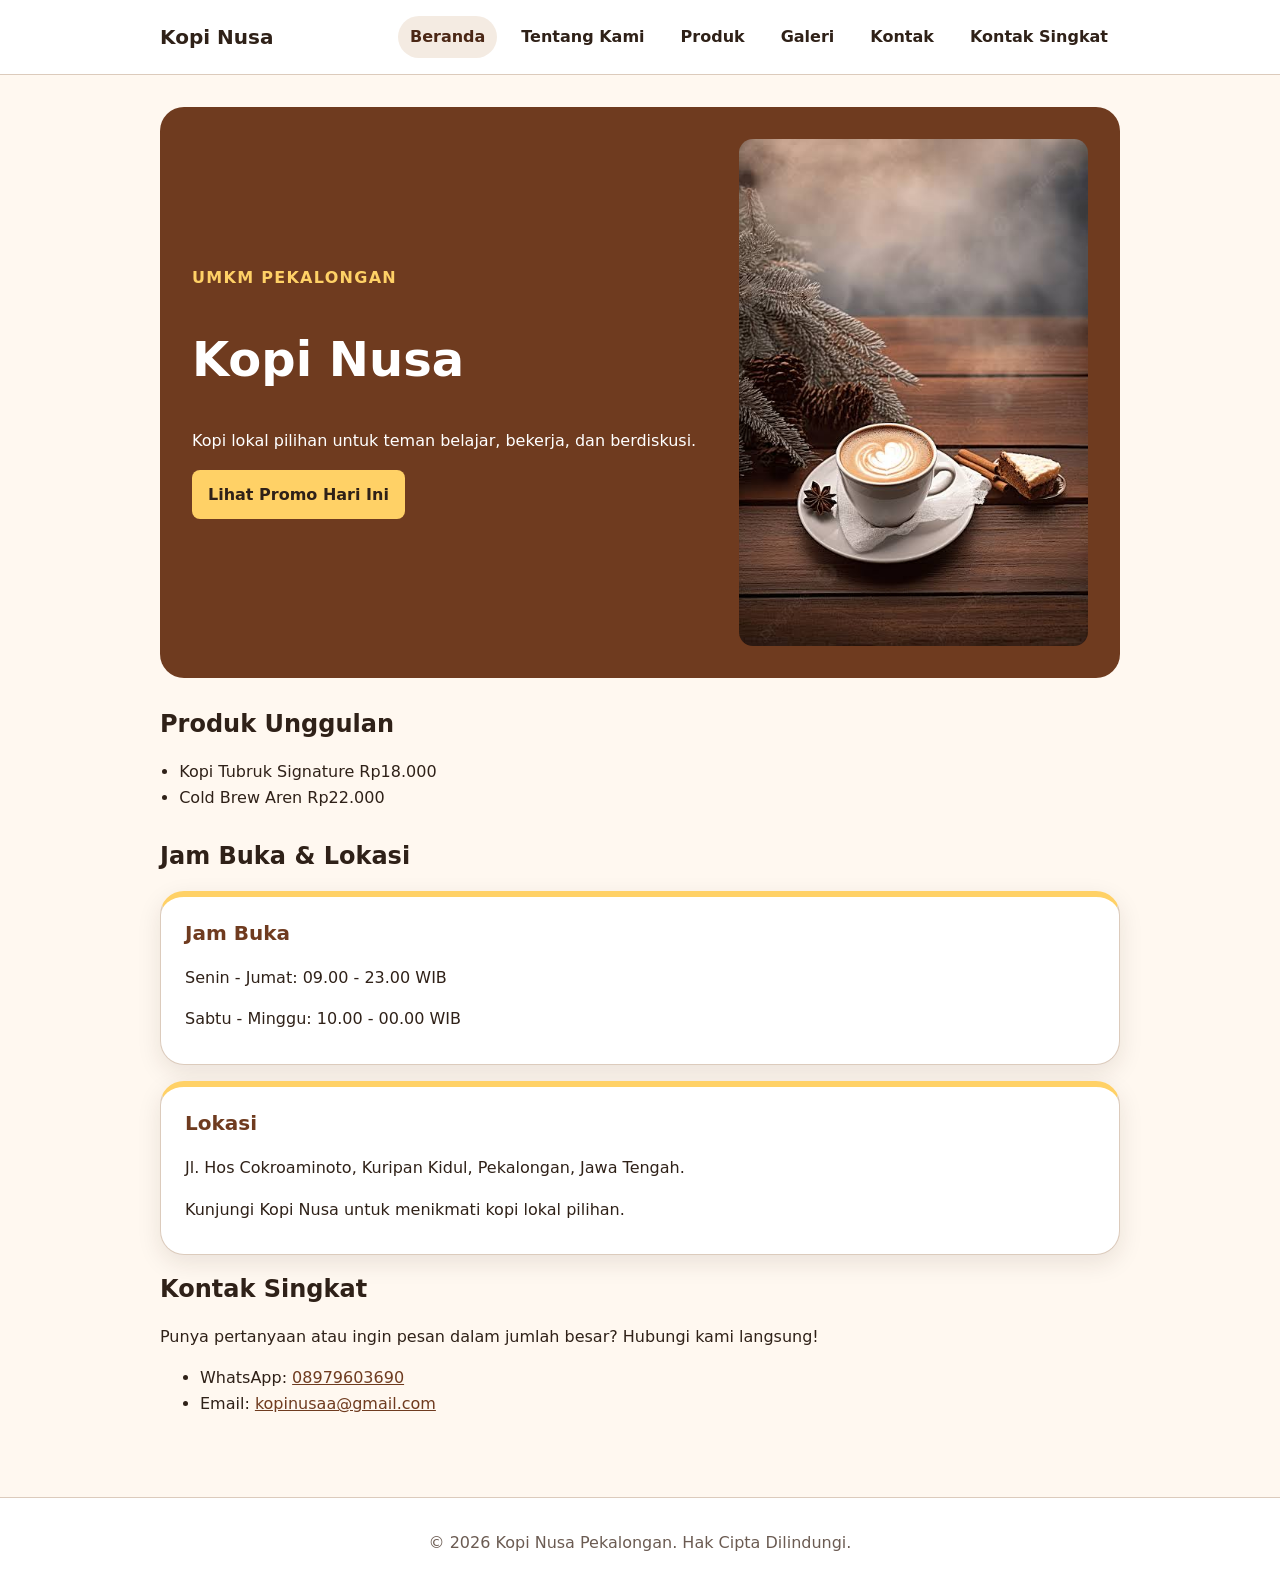
<file: index.html>
<!doctype html>
<html lang="id">
<head>
  <meta charset="utf-8">
  <meta name="viewport" content="width=device-width, initial-scale=1">

  <title>Beranda - Kopi Nusa</title>

  <link rel="stylesheet" href="css/style.css">
  <script src="js/app.js" defer></script>
</head>

<body>

  <a class="skip-link" href="#konten">
    Lewati ke konten utama
  </a>

  <!-- HEADER -->
  <header class="site-header">
    <nav class="nav" aria-label="Navigasi utama">

      <a class="brand" href="index.html">Kopi Nusa</a>

      <input
        type="checkbox"
        id="nav-toggle"
        class="nav-toggle-input"
        aria-controls="menu-utama"
      >

      <label for="nav-toggle" class="nav-toggle-label">
        <span class="nav-toggle-icon" aria-hidden="true"></span>
        <span>Menu</span>
      </label>

      <ul id="menu-utama" class="nav-links">
        <li><a href="index.html" aria-current="page" class="active">Beranda</a></li>
        <li><a href="tentang.html">Tentang Kami</a></li>
        <li><a href="produk.html">Produk</a></li>
        <li><a href="galeri.html">Galeri</a></li>
        <li><a href="kontak.html">Kontak</a></li>
        <li><a href="#kontak">Kontak Singkat</a></li>
      </ul>

    </nav>
  </header>

  <!-- KONTEN UTAMA -->
  <main id="konten" class="page">

    <!-- HERO -->
    <section class="hero">

      <div class="hero-content">

        <p class="eyebrow">UMKM Pekalongan</p>

        <h1 id="hero-title">Kopi Nusa</h1>

        <p>
          Kopi lokal pilihan untuk teman belajar,
          bekerja, dan berdiskusi.
        </p>

        <button id="promoButton" type="button">
          Lihat Promo Hari Ini
        </button>

        <p id="promoText" class="promo-text">
          Promo Spesial: Beli 2 Gratis 1, khusus hari ini!
        </p>

      </div>

      <!-- GAMBAR HERO -->
      <img
        src="images.jpg"
        width="1024"
        height="683"
        alt="Ilustrasi etalase Kopi Nusa dengan berbagai pilihan biji kopi lokal"
        class="hero-image"
      >

    </section>

    <!-- PRODUK UNGGULAN -->
    <section aria-labelledby="produk-title">

      <h2 id="produk-title">Produk Unggulan</h2>

      <ul class="products">
        <li>Kopi Tubruk Signature Rp18.000</li>
        <li>Cold Brew Aren Rp22.000</li>
      </ul>

    </section>

    <!-- JAM BUKA DAN LOKASI -->
    <section class="info-section" aria-labelledby="info-title">

      <h2 id="info-title">Jam Buka & Lokasi</h2>

      <div class="info-container">

        <article class="info-card">

          <h3>Jam Buka</h3>

          <p>Senin - Jumat: 09.00 - 23.00 WIB</p>

          <p>Sabtu - Minggu: 10.00 - 00.00 WIB</p>

        </article>

        <article class="info-card">

          <h3>Lokasi</h3>

          <p>
            Jl. Hos Cokroaminoto, Kuripan Kidul,
            Pekalongan, Jawa Tengah.
          </p>

          <p>
            Kunjungi Kopi Nusa untuk menikmati
            kopi lokal pilihan.
          </p>

        </article>

      </div>

    </section>

    <!-- KONTAK SINGKAT -->
    <section id="kontak" aria-labelledby="kontak-title">

      <h2 id="kontak-title">Kontak Singkat</h2>

      <p>
        Punya pertanyaan atau ingin pesan dalam jumlah besar?
        Hubungi kami langsung!
      </p>

      <ul>

        <li>
          WhatsApp:
          <a
            href="https://wa.me/628979603690"
            target="_blank"
            rel="noopener noreferrer"
          >
            08979603690
          </a>
        </li>

        <li>
          Email:
          <a href="mailto:kopinusaa@gmail.com">
            kopinusaa@gmail.com
          </a>
        </li>

      </ul>

    </section>

  </main>

  <!-- FOOTER -->
  <footer class="site-footer">

    <p>
      &copy; 2026 Kopi Nusa Pekalongan.
      Hak Cipta Dilindungi.
    </p>

  </footer>

  <script src="js/script.js"></script>

</body>
</html>
</file>
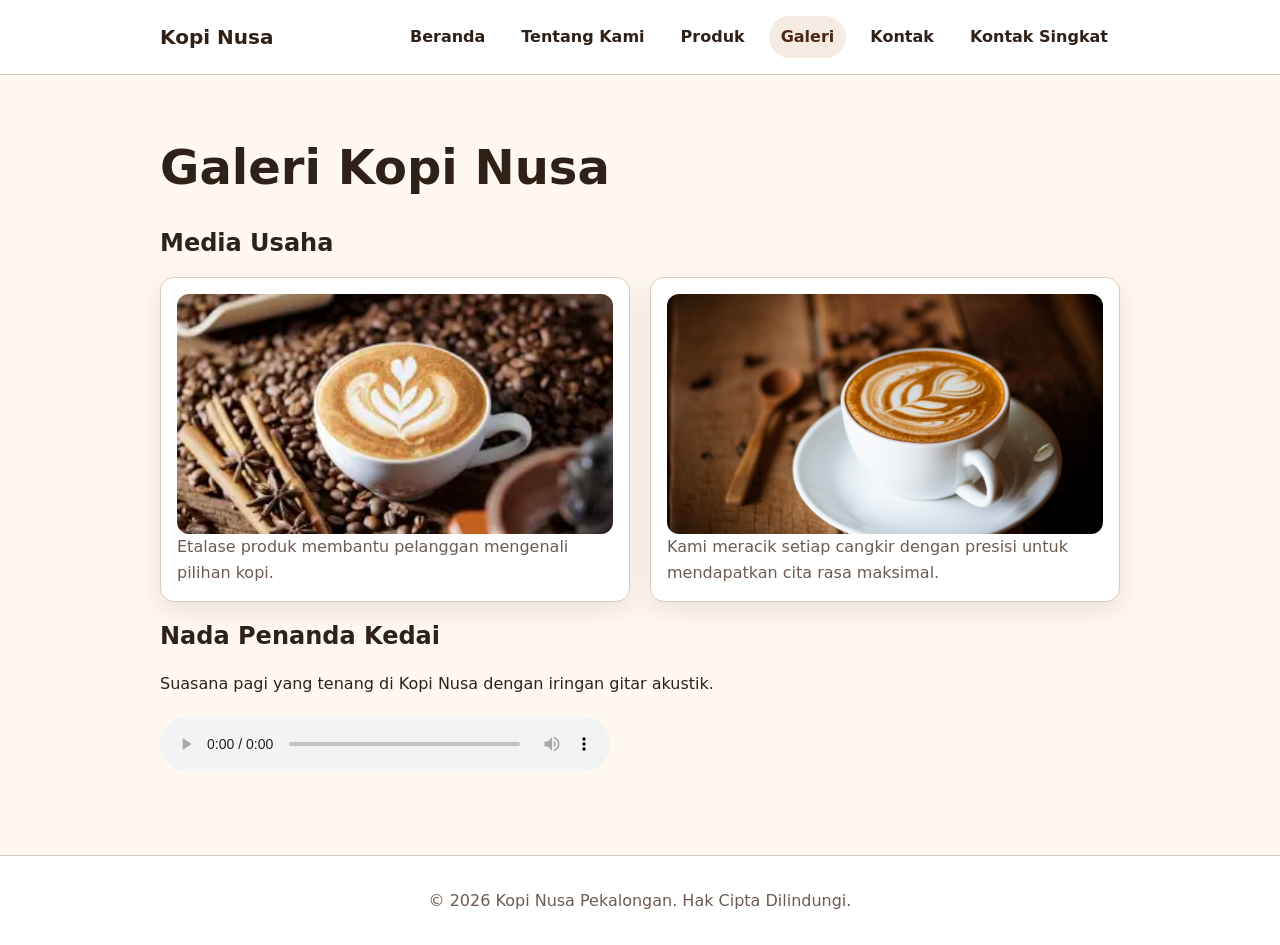
<file: galeri.html>
<!doctype html>
<html lang="id">
<head>
  <meta charset="utf-8" />
  <meta name="viewport" content="width=device-width, initial-scale=1" />

  <title>Galeri Kopi Nusa - Website UMKM</title>

  <link rel="stylesheet" href="css/style.css" />
  <script src="js/app.js" defer></script>
</head>

<body>

  <a class="skip-link" href="#konten">
    Lewati ke konten utama
  </a>

  <!-- HEADER -->
  <header class="site-header">
    <nav class="nav" aria-label="Navigasi utama">

      <a class="brand" href="index.html">Kopi Nusa</a>

      <input
        type="checkbox"
        id="nav-toggle"
        class="nav-toggle-input"
        aria-controls="menu-utama"
      />

      <label for="nav-toggle" class="nav-toggle-label">
        <span class="nav-toggle-icon" aria-hidden="true"></span>
        <span>Menu</span>
      </label>

      <ul id="menu-utama" class="nav-links">
        <li><a href="index.html">Beranda</a></li>
        <li><a href="tentang.html">Tentang Kami</a></li>
        <li><a href="produk.html">Produk</a></li>
        <li>
          <a href="galeri.html" aria-current="page" class="active">
            Galeri
          </a>
        </li>
        <li><a href="kontak.html">Kontak</a></li>
        <li><a href="index.html#kontak">Kontak Singkat</a></li>
      </ul>

    </nav>
  </header>

  <!-- KONTEN UTAMA -->
  <main id="konten" class="page">

    <h1>Galeri Kopi Nusa</h1>

    <!-- GALERI FOTO -->
    <section aria-labelledby="media-title">

      <h2 id="media-title">Media Usaha</h2>

      <div class="gallery-grid">

        <figure class="media-card">

          <img
            src="gallery/kopi.webp"
            width="1024"
            height="683"
            loading="lazy"
            alt="Etalase Kopi Nusa berisi kemasan kopi lokal"
          />

          <figcaption>
            Etalase produk membantu pelanggan mengenali pilihan kopi.
          </figcaption>

        </figure>

        <figure class="media-card">

          <img
            src="gallery/img_FuVZ92o.jpg"
            width="2576"
            height="1719"
            loading="lazy"
            alt="Barista sedang menyiapkan alat seduh manual V60"
          />

          <figcaption>
            Kami meracik setiap cangkir dengan presisi
            untuk mendapatkan cita rasa maksimal.
          </figcaption>

        </figure>

      </div>

    </section>

    <!-- AUDIO -->
    <section aria-labelledby="audio-title">

      <h2 id="audio-title">Nada Penanda Kedai</h2>

      <p id="audio-note">
        Suasana pagi yang tenang di Kopi Nusa
        dengan iringan gitar akustik.
      </p>

      <div class="audio-player">

        <audio
          controls
          preload="metadata"
          aria-describedby="audio-note"
        >
          <source
            src="gallery/ssstik.io_1792070258257.mp3"
            type="audio/mpeg"
          />

          Browser Anda tidak mendukung pemutar audio.
        </audio>

      </div>

    </section>

  </main>

  <!-- FOOTER -->
  <footer class="site-footer">
    <p>
      &copy; 2026 Kopi Nusa Pekalongan.
      Hak Cipta Dilindungi.
    </p>
  </footer>

</body>
</html>
</file>
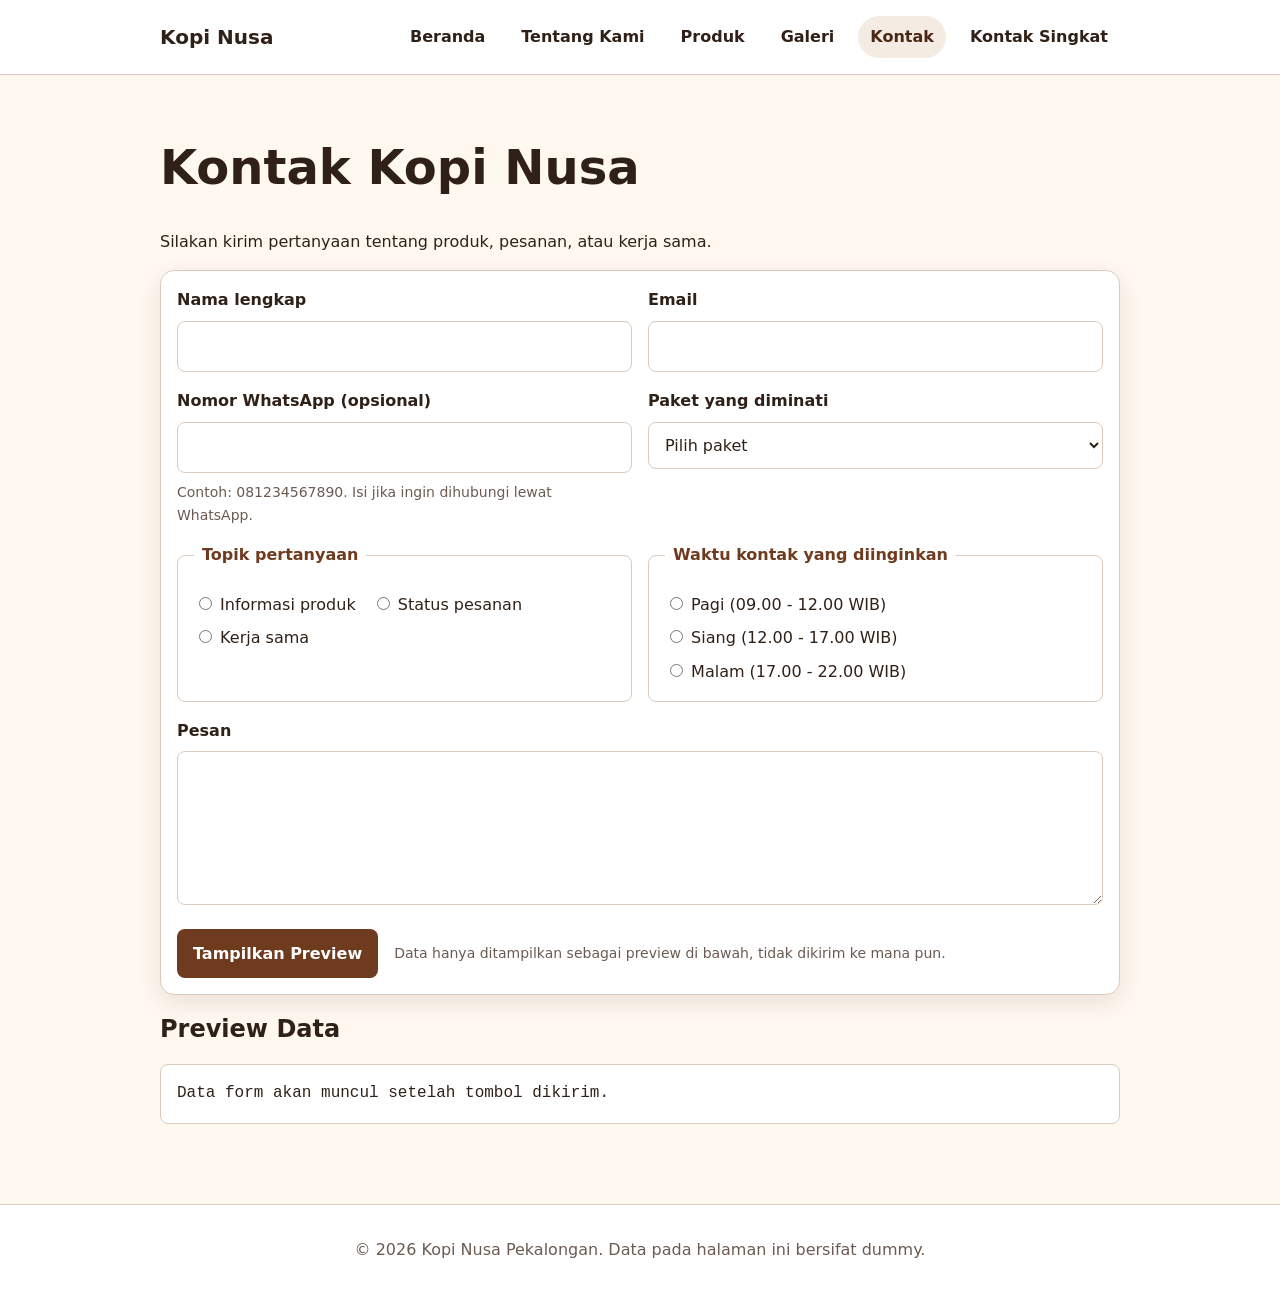
<file: kontak.html>
<!doctype html>
<html lang="id">
  <head>
    <meta charset="utf-8" />
    <meta name="viewport" content="width=device-width, initial-scale=1" />
    <title>Kontak Kopi Nusa - Website UMKM</title>
    <link rel="stylesheet" href="css/style.css" />
    <script src="js/app.js" defer></script>
    <script src="js/form.js" defer></script>
  </head>
  <body>
    <a class="skip-link" href="#konten">Lewati ke konten utama</a>
    <header class="site-header">
        <nav class="nav" aria-label="Navigasi utama">
        <a class="brand" href="index.html">Kopi Nusa</a>
        <input type="checkbox" id="nav-toggle" class="nav-toggle-input" aria-controls="menu-utama" />
        <label for="nav-toggle" class="nav-toggle-label">
          <span class="nav-toggle-icon" aria-hidden="true"></span>
          <span>Menu</span>
        </label>
        <ul id="menu-utama" class="nav-links">
                <li><a href="index.html">Beranda</a></li>
                <li><a href="tentang.html">Tentang Kami</a></li>
                <li><a href="produk.html">Produk</a></li>
                <li><a href="galeri.html">Galeri</a></li>
                <li><a href="kontak.html" aria-current="page" class="active">Kontak</a></li>
                <li><a href="index.html#kontak">Kontak Singkat</a></li>
            </ul>
        </nav>
    </header>
    <main id="konten" class="page">
      <h1>Kontak Kopi Nusa</h1>
      <p>Silakan kirim pertanyaan tentang produk, pesanan, atau kerja sama.</p>

      <form id="form-kontak" class="form-grid" action="#" method="post">
        <div class="field">
          <label for="nama">Nama lengkap</label>
          <input id="nama" name="nama" type="text" autocomplete="name" required minlength="3" />
        </div>

        <div class="field">
          <label for="email">Email</label>
          <input id="email" name="email" type="email" autocomplete="email" required />
        </div>

        <div class="field">
          <label for="telepon">Nomor WhatsApp (opsional)</label>
          <input id="telepon" name="telepon" type="tel" autocomplete="tel" inputmode="tel" aria-describedby="telepon-bantuan" />
          <small id="telepon-bantuan" class="field-help">Contoh: 081234567890. Isi jika ingin dihubungi lewat WhatsApp.</small>
        </div>

        <div class="field">
          <label for="paket">Paket yang diminati</label>
          <select id="paket" name="paket" required>
            <option value="">Pilih paket</option>
            <option value="rumahan">Paket rumahan</option>
            <option value="kantor">Paket kantor</option>
            <option value="reseller">Paket reseller</option>
          </select>
        </div>

        <fieldset>
          <legend>Topik pertanyaan</legend>
          <div class="option-list">
            <label><input type="radio" name="topik" value="produk" required /> Informasi produk</label>
            <label><input type="radio" name="topik" value="pesanan" /> Status pesanan</label>
            <label><input type="radio" name="topik" value="kerja-sama" /> Kerja sama</label>
          </div>
        </fieldset>

        <fieldset>
          <legend>Waktu kontak yang diinginkan</legend>
          <div class="option-list">
            <label><input type="radio" name="waktu" value="pagi" /> Pagi (09.00 - 12.00 WIB)</label>
            <label><input type="radio" name="waktu" value="siang" /> Siang (12.00 - 17.00 WIB)</label>
            <label><input type="radio" name="waktu" value="malam" /> Malam (17.00 - 22.00 WIB)</label>
          </div>
        </fieldset>

        <div class="field field-wide">
          <label for="pesan">Pesan</label>
          <textarea id="pesan" name="pesan" rows="5" required minlength="10"></textarea>
        </div>

        <div class="form-actions field-wide">
          <button type="submit">Tampilkan Preview</button>
          <p class="field-help">Data hanya ditampilkan sebagai preview di bawah, tidak dikirim ke mana pun.</p>
        </div>
      </form>

      <section aria-labelledby="preview-title">
        <h2 id="preview-title">Preview Data</h2>
        <pre id="preview-form" aria-live="polite">Data form akan muncul setelah tombol dikirim.</pre>
      </section>
    </main>
    <footer class="site-footer">
      <p>&copy; 2026 Kopi Nusa Pekalongan. Data pada halaman ini bersifat dummy.</p>
    </footer>
  </body>
</html>
</file>
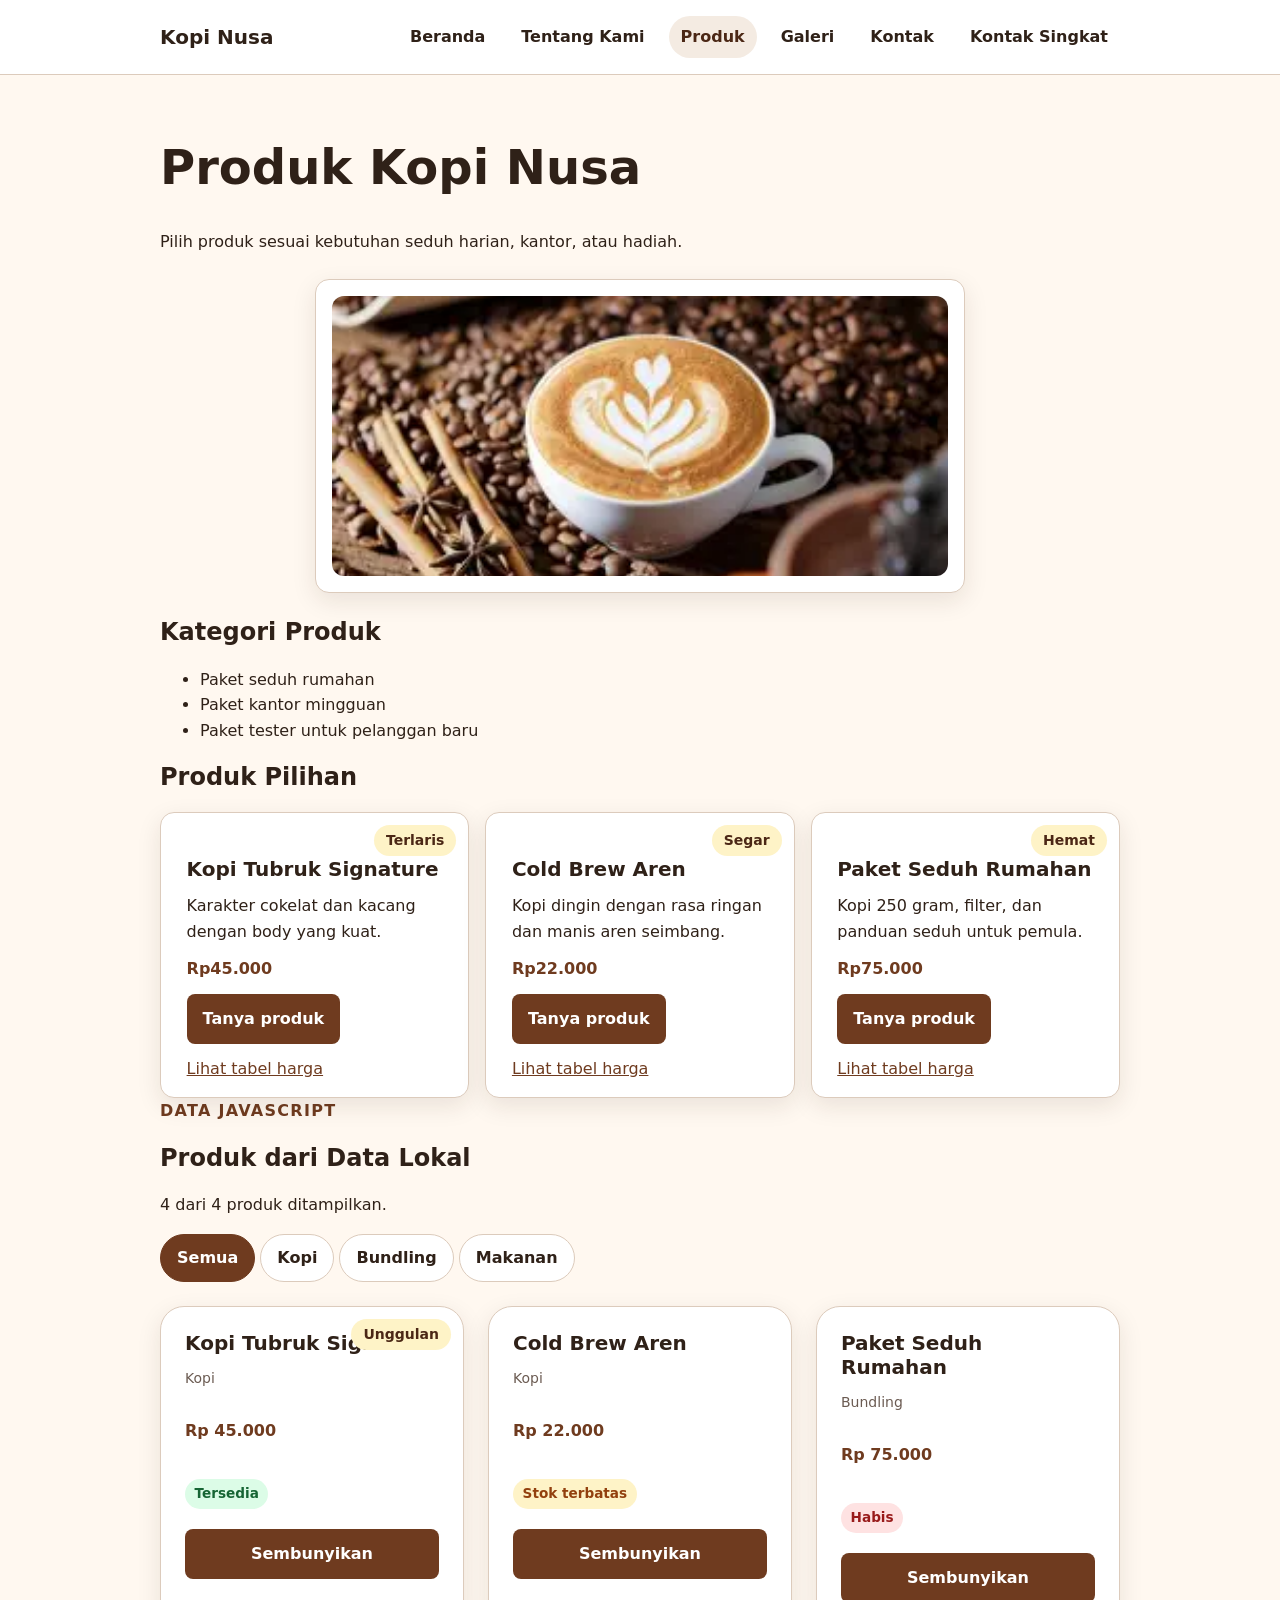
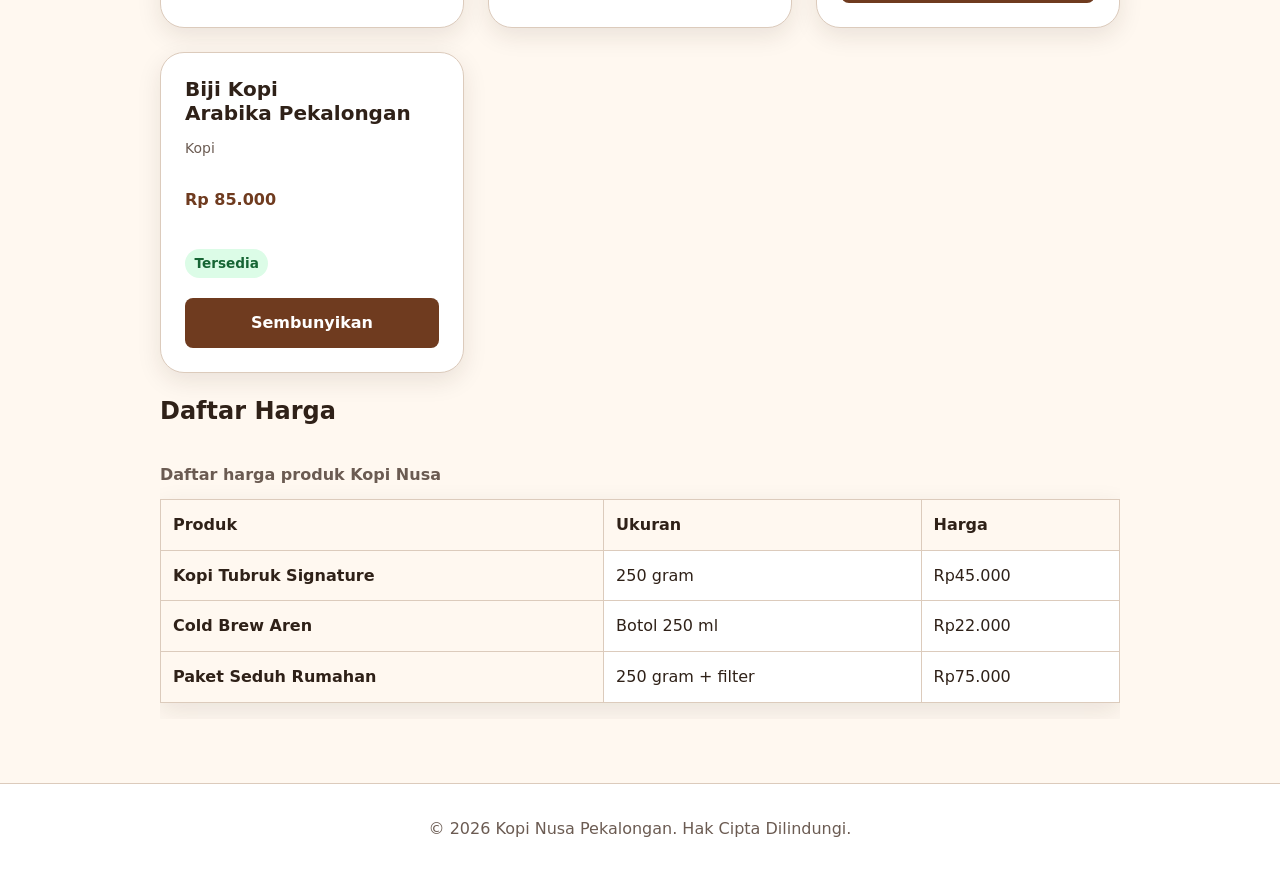
<file: produk.html>
<!doctype html>
<html lang="id">
<head>
  <meta charset="utf-8" />
  <meta name="viewport" content="width=device-width, initial-scale=1" />

  <title>Produk Kopi Nusa - Website UMKM</title>

  <link rel="stylesheet" href="css/style.css" />
  <script src="js/app.js" defer></script>
</head>

<body>
  <a class="skip-link" href="#konten">Lewati ke konten utama</a>

  <!-- HEADER -->
  <header class="site-header">
    <nav class="nav" aria-label="Navigasi utama">
      <a class="brand" href="index.html">Kopi Nusa</a>

      <input
        type="checkbox"
        id="nav-toggle"
        class="nav-toggle-input"
        aria-controls="menu-utama"
      />

      <label for="nav-toggle" class="nav-toggle-label">
        <span class="nav-toggle-icon" aria-hidden="true"></span>
        <span>Menu</span>
      </label>

      <ul id="menu-utama" class="nav-links">
        <li><a href="index.html">Beranda</a></li>
        <li><a href="tentang.html">Tentang Kami</a></li>
        <li>
          <a href="produk.html" aria-current="page" class="active">
            Produk
          </a>
        </li>
        <li><a href="galeri.html">Galeri</a></li>
        <li><a href="kontak.html">Kontak</a></li>
        <li><a href="index.html#kontak">Kontak Singkat</a></li>
      </ul>
    </nav>
  </header>

  <!-- KONTEN UTAMA -->
  <main id="konten" class="page">

    <h1>Produk Kopi Nusa</h1>

    <p>
      Pilih produk sesuai kebutuhan seduh harian,
      kantor, atau hadiah.
    </p>

    <!-- GAMBAR PRODUK -->
    <figure class="media-card">
      <img
        src="gallery/kopi.webp"
        width="2576"
        height="1438"
        alt="Kemasan pouch kopi putih minimalis di samping tumpukan biji kopi sangrai"
      />

      <figcaption></figcaption>
    </figure>

    <!-- KATEGORI PRODUK -->
    <section aria-labelledby="kategori-title">
      <h2 id="kategori-title">Kategori Produk</h2>

      <ul>
        <li>Paket seduh rumahan</li>
        <li>Paket kantor mingguan</li>
        <li>Paket tester untuk pelanggan baru</li>
      </ul>
    </section>

    <!-- PRODUK PILIHAN -->
    <section aria-labelledby="produk-pilihan-title">
      <h2 id="produk-pilihan-title">Produk Pilihan</h2>

      <div class="product-grid">

        <article class="product-card">
          <span class="product-badge">Terlaris</span>
          <h3>Kopi Tubruk Signature</h3>
          <p>Karakter cokelat dan kacang dengan body yang kuat.</p>
          <p class="price">Rp45.000</p>

          <div class="card-actions">
            <a class="button" href="kontak.html">Tanya produk</a>
            <a href="#harga-title">Lihat tabel harga</a>
          </div>
        </article>

        <article class="product-card">
          <span class="product-badge">Segar</span>
          <h3>Cold Brew Aren</h3>
          <p>Kopi dingin dengan rasa ringan dan manis aren seimbang.</p>
          <p class="price">Rp22.000</p>

          <div class="card-actions">
            <a class="button" href="kontak.html">Tanya produk</a>
            <a href="#harga-title">Lihat tabel harga</a>
          </div>
        </article>

        <article class="product-card">
          <span class="product-badge">Hemat</span>
          <h3>Paket Seduh Rumahan</h3>
          <p>Kopi 250 gram, filter, dan panduan seduh untuk pemula.</p>
          <p class="price">Rp75.000</p>

          <div class="card-actions">
            <a class="button" href="kontak.html">Tanya produk</a>
            <a href="#harga-title">Lihat tabel harga</a>
          </div>
        </article>

      </div>
    </section>

    <!-- PRODUK DINAMIS & FILTER -->
    <section class="section" aria-labelledby="produk-dinamis-title">

      <div class="section-header">
        <p class="eyebrow">Data JavaScript</p>

        <h2 id="produk-dinamis-title">
          Produk dari Data Lokal
        </h2>

        <p id="produk-ringkasan" class="status">
          Status produk belum dirender.
        </p>
      </div>

      <!-- FILTER KATEGORI -->
      <div class="toolbar" aria-label="Filter kategori produk">

        <button
          type="button"
          class="filter-button is-active"
          data-filter="Semua">
          Semua
        </button>

        <button
          type="button"
          class="filter-button"
          data-filter="Kopi">
          Kopi
        </button>

        <button
          type="button"
          class="filter-button"
          data-filter="Bundling">
          Bundling
        </button>

        <button
          type="button"
          class="filter-button"
          data-filter="Makanan">
          Makanan
        </button>

      </div>

      <!-- GRID PRODUK DINAMIS -->
      <div
        id="produk-dinamis"
        class="js-product-grid"
        aria-live="polite">
      </div>

    </section>

    <!-- DAFTAR HARGA -->
    <section aria-labelledby="harga-title">

      <h2 id="harga-title">Daftar Harga</h2>

      <div
        class="table-scroll"
        role="region"
        aria-labelledby="daftar-harga-caption"
        tabindex="0"
      >

        <table>
          <caption id="daftar-harga-caption">
            Daftar harga produk Kopi Nusa
          </caption>

          <thead>
            <tr>
              <th scope="col">Produk</th>
              <th scope="col">Ukuran</th>
              <th scope="col">Harga</th>
            </tr>
          </thead>

          <tbody>
            <tr>
              <th scope="row">Kopi Tubruk Signature</th>
              <td>250 gram</td>
              <td>Rp45.000</td>
            </tr>

            <tr>
              <th scope="row">Cold Brew Aren</th>
              <td>Botol 250 ml</td>
              <td>Rp22.000</td>
            </tr>

            <tr>
              <th scope="row">Paket Seduh Rumahan</th>
              <td>250 gram + filter</td>
              <td>Rp75.000</td>
            </tr>
          </tbody>
        </table>

      </div>
    </section>

  </main>

  <!-- FOOTER -->
  <footer class="site-footer">
    <p>
      &copy; 2026 Kopi Nusa Pekalongan.
      Hak Cipta Dilindungi.
    </p>
  </footer>

</body>
</html>
</file>
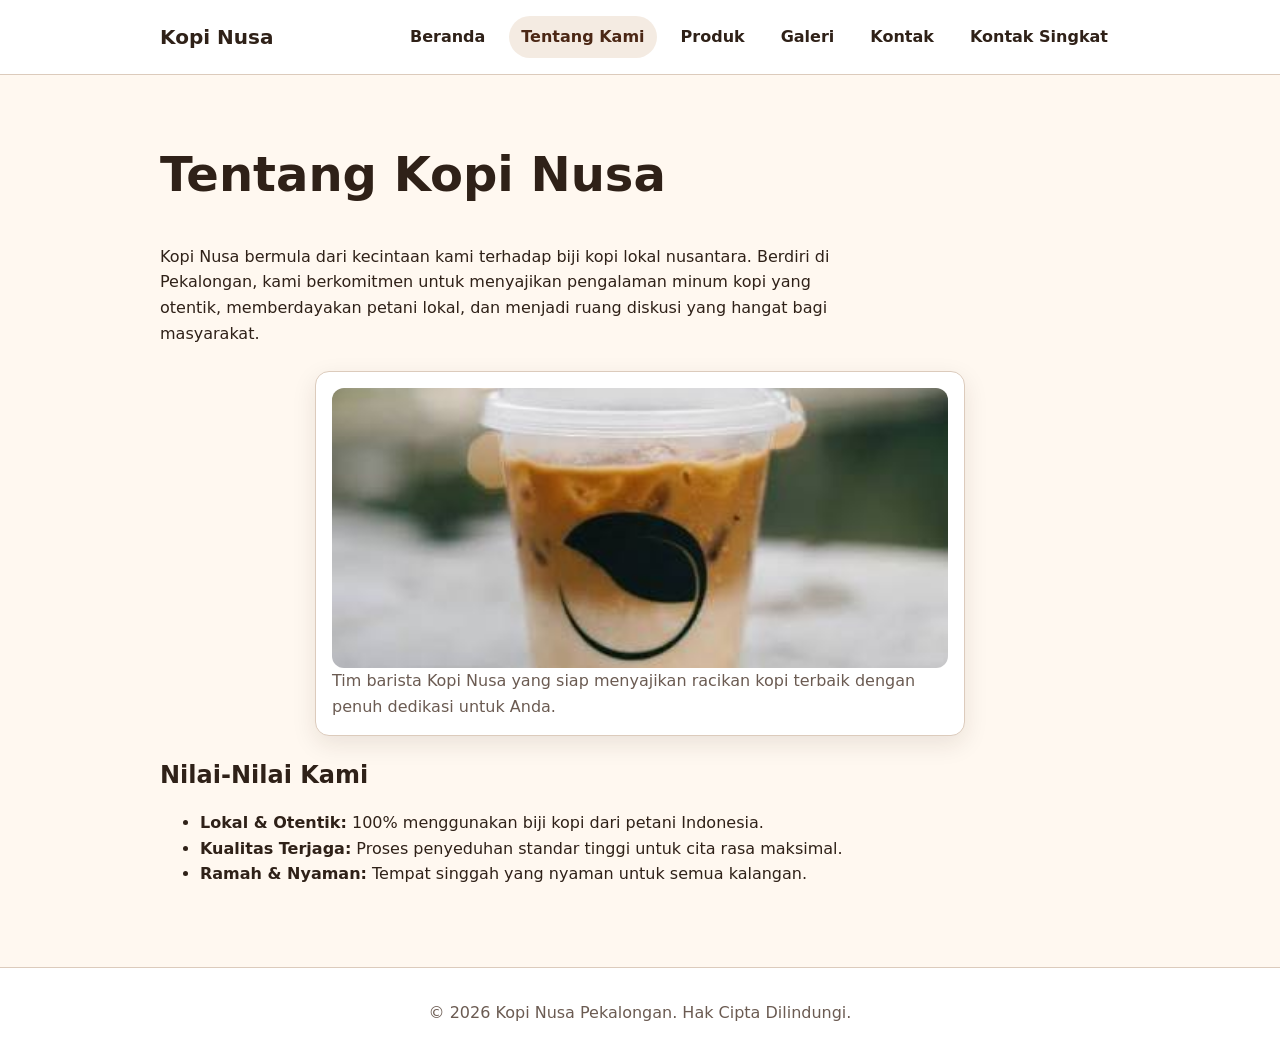
<file: tentang.html>
<!doctype html>
<html lang="id">
  <head>
    <meta charset="utf-8" />
    <meta name="viewport" content="width=device-width, initial-scale=1" />

    <title>Tentang Kami - Kopi Nusa</title>

    <link rel="stylesheet" href="css/style.css" />
    <script src="js/app.js" defer></script>
  </head>

  <body>
    <a class="skip-link" href="#konten">
      Lewati ke konten utama
    </a>

    <!-- HEADER -->
    <header class="site-header">
      <nav class="nav" aria-label="Navigasi utama">

        <a class="brand" href="index.html">Kopi Nusa</a>

        <input
          type="checkbox"
          id="nav-toggle"
          class="nav-toggle-input"
          aria-controls="menu-utama"
        />

        <label for="nav-toggle" class="nav-toggle-label">
          <span class="nav-toggle-icon" aria-hidden="true"></span>
          <span>Menu</span>
        </label>

        <ul id="menu-utama" class="nav-links">
          <li><a href="index.html">Beranda</a></li>
          <li>
            <a href="tentang.html" aria-current="page" class="active">
              Tentang Kami
            </a>
          </li>
          <li><a href="produk.html">Produk</a></li>
          <li><a href="galeri.html">Galeri</a></li>
          <li><a href="kontak.html">Kontak</a></li>
          <li><a href="index.html#kontak">Kontak Singkat</a></li>
        </ul>

      </nav>
    </header>

    <!-- KONTEN UTAMA -->
    <main id="konten" class="page">

      <section aria-labelledby="tentang-title">

        <h1 id="tentang-title">Tentang Kopi Nusa</h1>

        <p>
          Kopi Nusa bermula dari kecintaan kami terhadap biji kopi
          lokal nusantara. Berdiri di Pekalongan, kami berkomitmen
          untuk menyajikan pengalaman minum kopi yang otentik,
          memberdayakan petani lokal, dan menjadi ruang diskusi
          yang hangat bagi masyarakat.
        </p>

        <!-- GAMBAR TENTANG KAMI -->
        <figure class="media-card">

          <img
            src="gallery/kopii.jpg"
            width="2576"
            height="1717"
            loading="lazy"
            alt="Tiga barista Kopi Nusa berdiri di area bar membawa portafilter dan teko seduh"
          />

          <figcaption>
            Tim barista Kopi Nusa yang siap menyajikan racikan kopi
            terbaik dengan penuh dedikasi untuk Anda.
          </figcaption>

        </figure>

        <!-- NILAI-NILAI KAMI -->
        <h2>Nilai-Nilai Kami</h2>

        <ul>
          <li>
            <strong>Lokal & Otentik:</strong>
            100% menggunakan biji kopi dari petani Indonesia.
          </li>

          <li>
            <strong>Kualitas Terjaga:</strong>
            Proses penyeduhan standar tinggi untuk cita rasa maksimal.
          </li>

          <li>
            <strong>Ramah & Nyaman:</strong>
            Tempat singgah yang nyaman untuk semua kalangan.
          </li>
        </ul>

      </section>

    </main>

    <!-- FOOTER -->
    <footer class="site-footer">
      <p>
        &copy; 2026 Kopi Nusa Pekalongan. Hak Cipta Dilindungi.
      </p>
    </footer>

  </body>
</html>
</file>
<file: css/style.css>
:root {
  --color-primary: #6f3b1f;
  --color-primary-strong: #4b2715;
  --color-text: #2f2118;
  --color-muted: #6b5b52;
  --color-surface: #ffffff;
  --color-surface-soft: #fff8f0;
  --color-border: #dccbbc;
  --color-focus: #1d4ed8;

  --color-accent: #ffd166;
  --color-accent-strong: #ffb703;
  --color-accent-soft: #fef3c7;
  --color-tint: #f4ebe2;
  --color-tint-strong: #ebdfd2;
  --color-on-accent: #2f2118;

  --space-1: 0.5rem;
  --space-2: 0.75rem;
  --space-3: 1rem;
  --space-4: 1.5rem;
  --space-5: 2rem;

  --radius-sm: 0.5rem;
  --radius-md: 0.875rem;
  --radius-lg: 1.5rem;
  --radius-pill: 999px;
  --shadow-card: 0 0.5rem 1.5rem rgb(47 33 24 / 0.1);
}

*,
*::before,
*::after {
  box-sizing: border-box;
}

html {
  color-scheme: light;
}

body {
  margin: 0;
  color: var(--color-text);
  background: var(--color-surface-soft);
  font-family: system-ui, -apple-system, BlinkMacSystemFont, "Segoe UI", sans-serif;
  font-size: 1rem;
  line-height: 1.6;
}

img {
  max-width: 100%;
  height: auto;
}

a {
  color: var(--color-primary);
}

a:hover {
  color: var(--color-primary-strong);
}

audio {
  max-width: 100%;
}

:focus-visible {
  outline: 3px solid var(--color-focus);
  outline-offset: 3px;
}

.hero :focus-visible {
  outline-color: var(--color-accent);
}

.skip-link {
  position: absolute;
  top: -5rem;
  left: var(--space-3);
  z-index: 100;
  padding: var(--space-2) var(--space-3);
  color: var(--color-surface);
  font-weight: 700;
  text-decoration: none;
  background: var(--color-text);
}

.skip-link:focus {
  top: var(--space-3);
}

.site-header,
footer {
  padding: var(--space-3) var(--space-4);
  background: var(--color-surface);
  border-bottom: 1px solid var(--color-border);
}

footer {
  margin-top: var(--space-5);
  color: var(--color-muted);
  text-align: center;
  border-top: 1px solid var(--color-border);
  border-bottom: 0;
}

footer p {
  margin-inline: auto;
}

.site-header {
  padding-inline: 0;
}

.nav,
.page {
  width: min(100% - 2rem, 60rem);
  margin-inline: auto;
}

.page {
  padding-block: var(--space-5);
}

.nav {
  display: flex;
  flex-wrap: wrap;
  gap: var(--space-3);
  align-items: center;
  justify-content: space-between;
}

.brand {
  display: inline-block;
  margin-bottom: 0;
  color: var(--color-text);
  font-size: 1.25rem;
  font-weight: 800;
  text-decoration: none;
}

.nav ul {
  display: none;
  flex-direction: column;
  flex-basis: 100%;
  gap: var(--space-2);
  padding: 0;
  margin: 0;
  list-style: none;
}

.nav-toggle-input {
  position: absolute;
  width: 1px;
  height: 1px;
  margin: -1px;
  overflow: hidden;
  clip-path: inset(50%);
  white-space: nowrap;
}

.nav-toggle-label {
  display: inline-flex;
  align-items: center;
  gap: var(--space-2);
  min-height: 2.75rem;
  padding: var(--space-1) var(--space-3);
  color: var(--color-text);
  font-weight: 700;
  cursor: pointer;
  background: var(--color-surface-soft);
  border: 1px solid var(--color-border);
  border-radius: var(--radius-pill);
}

.nav-toggle-label:hover,
.nav-toggle-input:checked + .nav-toggle-label {
  background: var(--color-tint);
}

.nav-toggle-input:focus-visible + .nav-toggle-label {
  outline: 3px solid var(--color-focus);
  outline-offset: 3px;
}

.nav-toggle-input:checked ~ .nav-links {
  display: flex;
}

.nav-toggle-icon,
.nav-toggle-icon::before,
.nav-toggle-icon::after {
  display: block;
  width: 1.25rem;
  height: 2px;
  background: currentcolor;
  border-radius: 2px;
}

.nav-toggle-icon {
  position: relative;
}

.nav-toggle-icon::before,
.nav-toggle-icon::after {
  position: absolute;
  left: 0;
  content: "";
}

.nav-toggle-icon::before {
  top: -0.4rem;
}

.nav-toggle-icon::after {
  top: 0.4rem;
}

.nav-toggle-input:checked + .nav-toggle-label .nav-toggle-icon {
  background: transparent;
}

.nav-toggle-input:checked + .nav-toggle-label .nav-toggle-icon::before {
  top: 0;
  transform: rotate(45deg);
}

.nav-toggle-input:checked + .nav-toggle-label .nav-toggle-icon::after {
  top: 0;
  transform: rotate(-45deg);
}

.nav li {
  display: inline-block;
  margin: 0;
}

.nav ul a {
  display: inline-block;
  padding: var(--space-1) var(--space-2);
  color: var(--color-text);
  font-weight: 700;
  text-decoration: none;
  border-radius: var(--radius-sm);
}

.nav ul a:hover {
  color: var(--color-primary-strong);
  background: var(--color-surface-soft);
}

.nav a[aria-current="page"] {
  color: var(--color-primary-strong);
  background: var(--color-tint);
  border-radius: var(--radius-pill);
}

h1,
h2,
h3 {
  line-height: 1.2;
  text-wrap: balance;
}

h1 {
  font-size: clamp(2rem, 6vw, 3rem);
}

h2 {
  font-size: 1.5rem;
}

h3 {
  font-size: 1.25rem;
}

p,
li {
  max-width: 68ch;
}

.eyebrow {
  margin: 0 0 var(--space-1);
  color: var(--color-primary);
  font-weight: 800;
  letter-spacing: 0.08em;
  text-transform: uppercase;
}

.hero {
  margin-bottom: var(--space-5);
  padding: clamp(var(--space-3), 4vw, var(--space-5));
  color: var(--color-surface);
  background: var(--color-primary);
  border-radius: var(--radius-lg);
  display: grid;
  grid-template-columns: 1fr;
  gap: var(--space-4);
  align-items: center;
}

.hero .eyebrow {
  color: var(--color-accent);
}

.hero-image {
  width: 100%;
  margin-bottom: 0;
  border-radius: var(--radius-md);
}

button,
.button {
  display: inline-block;
  padding: var(--space-2) var(--space-3);
  color: var(--color-surface);
  font: inherit;
  font-weight: 700;
  text-decoration: none;
  cursor: pointer;
  background: var(--color-primary);
  border: 0;
  border-radius: var(--radius-sm);
}

button:hover,
.button:hover {
  color: var(--color-surface);
  background: var(--color-primary-strong);
}

.hero button {
  color: var(--color-on-accent);
  background: var(--color-accent);
}

.hero button:hover {
  color: var(--color-on-accent);
  background: var(--color-accent-strong);
}

.promo-text {
  display: none;
  margin-top: var(--space-4);
  padding: var(--space-3) var(--space-4);
  color: var(--color-on-accent);
  font-weight: 700;
  background: var(--color-accent);
  border-radius: var(--radius-sm);
}

.info-card,
.media-card,
.product-card,
table,
form {
  margin-block: var(--space-3);
  padding: var(--space-3);
  background: var(--color-surface);
  border: 1px solid var(--color-border);
  border-radius: var(--radius-md);
  box-shadow: var(--shadow-card);
}

.info-card {
  padding: var(--space-4);
  border-top: 0.4rem solid var(--color-accent);
  border-radius: var(--radius-lg);
}

.info-card h3 {
  margin-top: 0;
  color: var(--color-primary);
}

.info-card p {
  margin-bottom: var(--space-1);
}

.products {
  padding-left: 1.2rem;
  margin-bottom: var(--space-5);
}

figure {
  margin-inline: 0;
}

.media-card img {
  border-radius: var(--radius-sm);
}

figcaption,
caption {
  color: var(--color-muted);
}

.product-grid,
.gallery-grid {
  display: grid;
  grid-template-columns: 1fr;
  gap: var(--space-3);
}

.product-card {
  position: relative;
  display: flex;
  flex-direction: column;
  gap: var(--space-2);
  padding-inline: max(var(--space-3), 2vw);
  padding-top: calc(var(--space-5) + var(--space-2));
}

.product-card h3,
.product-card p {
  margin-block: 0;
}

.product-grid .product-card,
.gallery-grid .media-card {
  margin-block: 0;
}

.product-badge {
  position: absolute;
  inset-block-start: var(--space-2);
  inset-inline-end: var(--space-2);
  padding: 0.25rem var(--space-2);
  color: var(--color-primary-strong);
  font-size: 0.875rem;
  font-weight: 800;
  background: var(--color-accent-soft);
  border-radius: var(--radius-pill);
}

.price {
  font-weight: 700;
  color: var(--color-primary);
}

.card-actions {
  display: flex;
  gap: var(--space-2);
  align-items: center;
  flex-wrap: wrap;
  margin-top: auto;
}

table {
  width: 100%;
  border-collapse: collapse;
  border-radius: 0;
}

.table-scroll {
  max-width: 100%;
  overflow-x: auto;
}

.table-scroll:focus-visible {
  outline: 3px solid var(--color-focus);
  outline-offset: 3px;
}

.table-scroll table {
  min-width: 40rem;
}

caption {
  margin-bottom: var(--space-2);
  font-weight: 700;
  text-align: left;
}

th,
td {
  padding: var(--space-2);
  text-align: left;
  border: 1px solid var(--color-border);
}

th {
  background: var(--color-surface-soft);
}

.field {
  margin-bottom: var(--space-3);
}

.field label,
legend {
  display: block;
  margin-bottom: var(--space-1);
  font-weight: 700;
}

.field input,
.field select,
.field textarea {
  width: 100%;
  padding: var(--space-2);
  color: inherit;
  font: inherit;
  background: var(--color-surface);
  border: 1px solid var(--color-border);
  border-radius: var(--radius-sm);
}

input[type="radio"],
input[type="checkbox"] {
  width: auto;
}

.field-help {
  display: block;
  margin-top: var(--space-1);
  color: var(--color-muted);
  font-size: 0.875rem;
}

fieldset {
  margin: 0 0 var(--space-3);
  padding: var(--space-3);
  border: 1px solid var(--color-border);
  border-radius: var(--radius-sm);
}

legend {
  padding-inline: var(--space-1);
  color: var(--color-primary);
}

fieldset label {
  display: block;
  margin-bottom: var(--space-1);
  font-weight: 400;
  cursor: pointer;
}

#preview-form {
  padding: var(--space-3);
  white-space: pre-wrap;
  background: var(--color-surface);
  border: 1px solid var(--color-border);
  border-radius: var(--radius-sm);
}

.form-grid {
  display: grid;
  grid-template-columns: 1fr;
  gap: var(--space-3);
}

.form-grid .field,
.form-grid fieldset {
  margin: 0;
}

.form-grid fieldset {
  min-width: 0;
}

.field-wide {
  grid-column: 1 / -1;
}

.option-list {
  display: flex;
  flex-wrap: wrap;
  gap: var(--space-1) var(--space-3);
}

.option-list label {
  margin-bottom: 0;
}

.form-actions {
  display: flex;
  flex-wrap: wrap;
  align-items: center;
  gap: var(--space-3);
}

.form-actions .field-help {
  margin: 0;
}

.js-product-grid {
  display: grid;
  grid-template-columns: repeat(auto-fit, minmax(14rem, 1fr));
  gap: var(--space-4);
  margin-block: var(--space-4);
}

.js-product-card {
  position: relative;
  display: flex;
  flex-direction: column;
  gap: var(--space-2);
  padding: var(--space-4);
  border: 1px solid var(--color-border);
  border-radius: var(--radius-lg);
  background: var(--color-surface);
  box-shadow: var(--shadow-card);
}

.js-product-card h3 {
  margin-block: 0;
  color: var(--color-text);
}

.category-note {
  margin-block: 0;
  font-size: 0.875rem;
  color: var(--color-muted);
}

.stock-badge {
  display: inline-flex;
  align-self: flex-start;
  margin-block-start: var(--space-1);
  padding: 0.25rem 0.6rem;
  border-radius: var(--radius-pill);
  font-size: 0.85rem;
  font-weight: 700;
  background: #dcfce7;
  color: #166534;
}

.stock-badge.warning {
  background: #fef3c7;
  color: #92400e;
}

.stock-badge.empty {
  background: #fee2e2;
  color: #991b1b;
}

.order-note {
  margin-block-end: 0;
  font-weight: 700;
  color: var(--color-primary);
}

@media (min-width: 42rem) {
  .gallery-grid,
  .form-grid {
    grid-template-columns: repeat(2, minmax(0, 1fr));
  }
}

@media (min-width: 48rem) {
  .hero {
    grid-template-columns: 1.2fr 0.8fr;
  }

  .product-grid {
    grid-template-columns: repeat(2, minmax(0, 1fr));
  }
}

@media (min-width: 60rem) {
  .nav {
    flex-wrap: nowrap;
  }

  .nav ul {
    display: flex;
    flex-direction: row;
    flex-wrap: wrap;
    flex-basis: auto;
  }

  .nav-toggle-label {
    display: none;
  }

  .product-grid {
    grid-template-columns: repeat(3, minmax(0, 1fr));
  }
}


/* Mengatur ukuran gambar pada halaman produk */
.media-card {
  max-width: 650px;
  margin: 25px auto;
}

.media-card img {
  display: block;
  width: 100%;
  max-width: 650px;
  height: 280px;
  object-fit: cover;
  border-radius: 12px;
}

/* Tampilan HP */
@media (max-width: 600px) {
  .media-card {
    max-width: 100%;
  }

  .media-card img {
    height: 200px;
  }
}


/* GALERI KOPI NUSA */

.gallery-grid {
  display: grid;
  grid-template-columns: repeat(2, minmax(0, 1fr));
  gap: 20px;
  margin-top: 20px;
}

.gallery-grid .media-card {
  width: 100%;
  max-width: 500px;
  margin: 0 auto;
}

.gallery-grid .media-card img {
  display: block;
  width: 100%;
  height: 240px;
  object-fit: cover;
  border-radius: 12px;
}

/* AUDIO PLAYER */

.audio-player {
  max-width: 450px;
  margin: 20px 0;
}

.audio-player audio {
  display: block;
  width: 100%;
}

/* TAMPILAN HP */

@media (max-width: 600px) {
  .gallery-grid {
    grid-template-columns: 1fr;
  }

  .gallery-grid .media-card img {
    height: 210px;
  }
}
<<<<<<< HEAD
=======

.toolbar {
  display: flex;
  flex-wrap: wrap;
  gap: 0.75rem;
  margin-block: 1rem 1.5rem;
}

.filter-button {
  border: 1px solid var(--color-border, #cbd5e1);
  border-radius: 999px;
  background: #ffffff;
  color: var(--color-text, #1f2937);
  padding: 0.65rem 1rem;
  font-weight: 700;
  cursor: pointer;
}

.filter-button:hover,
.filter-button:focus-visible {
  border-color: var(--color-primary, #6f3b1f);
  outline: 3px solid rgb(111 59 31 / 20%);
  outline-offset: 2px;
}

.filter-button.is-active {
  background: var(--color-primary, #6f3b1f);
  border-color: var(--color-primary, #6f3b1f);
  color: #ffffff;
}

.empty-state {
  grid-column: 1 / -1;
  border: 1px dashed #94a3b8;
  border-radius: 1rem;
  padding: 1rem;
  background: #ffffff;
  color: #64748b;
  font-weight: 700;
}
>>>>>>> f2a7996 (feat: add DOM product filter rendering and event handling)
</file>
